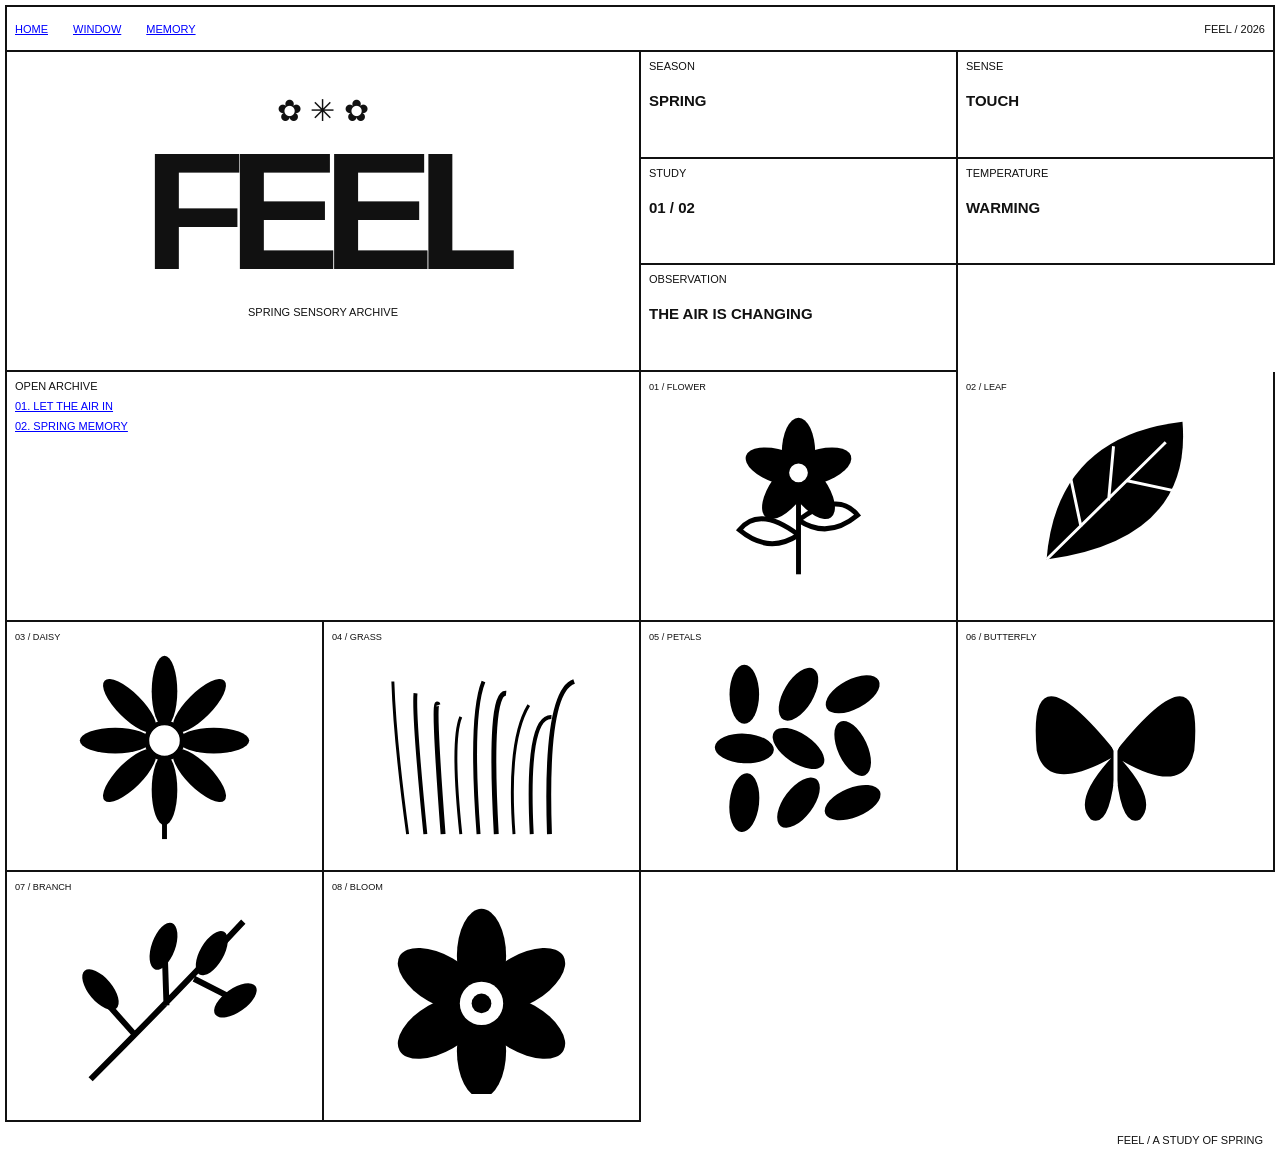
<file: index.html>
<!DOCTYPE html>
<html lang="en">
<head>
  <meta charset="UTF-8">
  <meta name="viewport" content="width=device-width, initial-scale=1">
  <title>FEEL / Spring</title>
  <link rel="stylesheet" href="style.css">
</head>
<body>
  <main class="archive">
    <nav class="home-nav">
      <a href="index.html">HOME</a>
      <a href="touch.html">WINDOW</a>
      <a href="memory.html">MEMORY</a>
      <span>FEEL / 2026</span>
    </nav>
    <section class="home-logo">
      <p>✿ ✳ ✿</p>
      <h1>FEEL</h1>
      <p>SPRING SENSORY ARCHIVE</p>
    </section>
    <div class="home-info">SEASON <strong>SPRING</strong></div>
    <div class="home-info">SENSE <strong>TOUCH</strong></div>
    <div class="home-info">STUDY <strong>01 / 02</strong></div>
    <div class="home-info">TEMPERATURE <strong>WARMING</strong></div>
    <div class="home-info">OBSERVATION <strong>THE AIR IS CHANGING</strong></div>
    <div class="home-links">OPEN ARCHIVE<br><a href="touch.html">01. LET THE AIR IN</a><a href="memory.html">02. SPRING MEMORY</a></div>
    <div class="specimen"><small>01 / FLOWER</small><img src="assets/spring1.svg" alt="Flower drawing"></div>
    <div class="specimen"><small>02 / LEAF</small><img src="assets/spring2.svg" alt="Leaf drawing"></div>
    <div class="specimen"><small>03 / DAISY</small><img src="assets/spring3.svg" alt="Daisy drawing"></div>
    <div class="specimen"><small>04 / GRASS</small><img src="assets/spring4.svg" alt="Grass drawing"></div>
    <div class="specimen"><small>05 / PETALS</small><img src="assets/spring5.svg" alt="Petals drawing"></div>
    <div class="specimen"><small>06 / BUTTERFLY</small><img src="assets/spring6.svg" alt="Butterfly drawing"></div>
    <div class="specimen"><small>07 / BRANCH</small><img src="assets/spring7.svg" alt="Branch drawing"></div>
    <div class="specimen"><small>08 / BLOOM</small><img src="assets/spring8.svg" alt="Bloom drawing"></div>
  </main>
  <footer>FEEL / A STUDY OF SPRING</footer>
  <script src="script.js"></script>
</body>
</html>
</file>
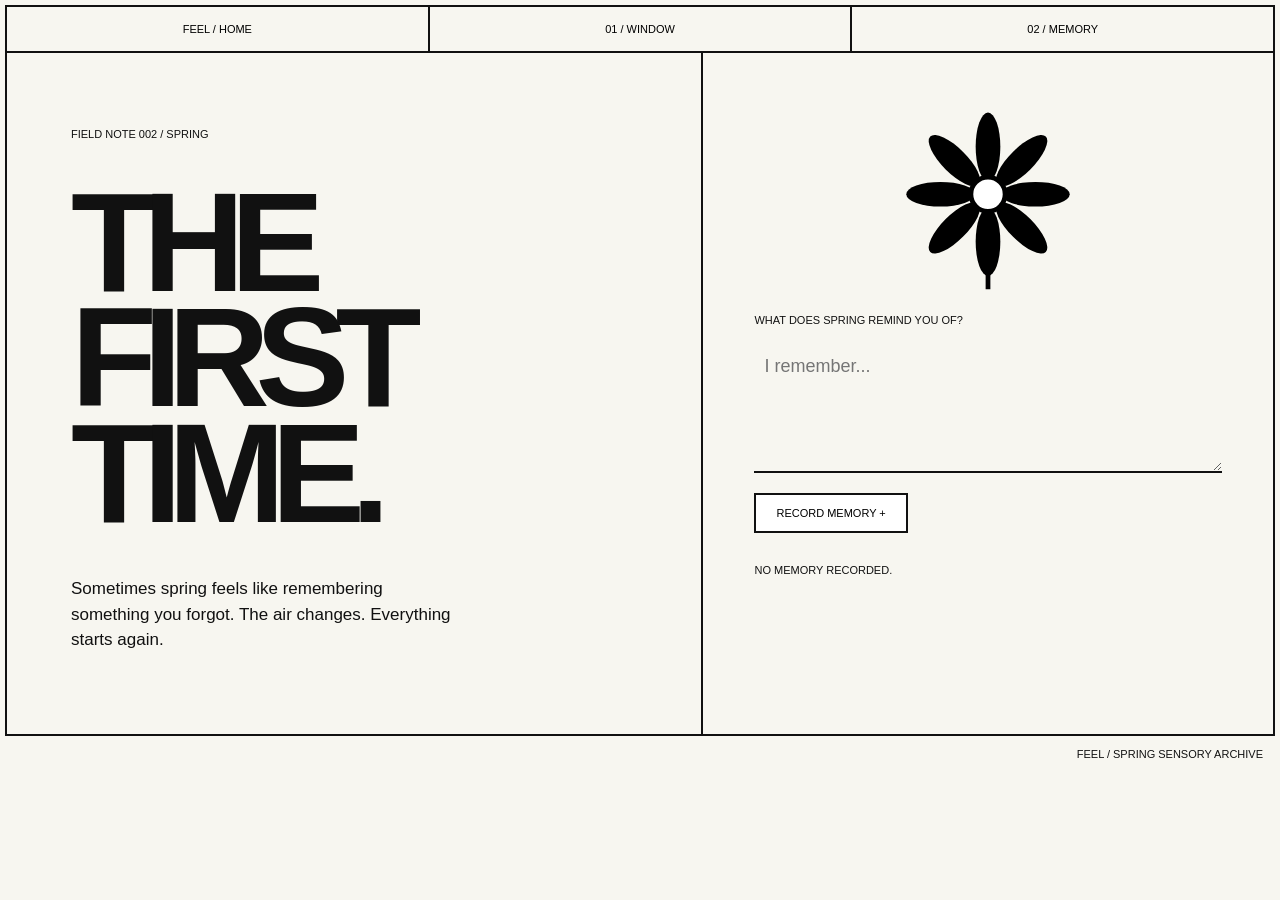
<file: memory.html>
<!DOCTYPE html>
<html lang="en">
<head>
  <meta charset="UTF-8">
  <meta name="viewport" content="width=device-width, initial-scale=1">
  <title>Memory / FEEL</title>
  <link rel="stylesheet" href="style.css">
</head>
<body class="memory-body">
  <nav class="page-nav">
    <a href="index.html">FEEL / HOME</a>
    <a href="touch.html">01 / WINDOW</a>
    <a href="memory.html">02 / MEMORY</a>
  </nav>
  <main class="memory-page">
    <section class="memory-text">
      <p>FIELD NOTE 002 / SPRING</p>
      <h1>THE<br>FIRST<br>TIME.</h1>
      <p>Sometimes spring feels like remembering something you forgot. The air changes. Everything starts again.</p>
    </section>
    <section class="memory-entry">
      <img src="assets/spring3.svg" alt="Daisy drawing">
      <label for="memory">WHAT DOES SPRING REMIND YOU OF?</label>
      <textarea id="memory" rows="5" placeholder="I remember..."></textarea>
      <button onclick="saveMemory()">RECORD MEMORY +</button>
      <p id="result">NO MEMORY RECORDED.</p>
    </section>
  </main>
  <footer>FEEL / SPRING SENSORY ARCHIVE</footer>
  <script src="script.js"></script>
</body>
</html>
</file>
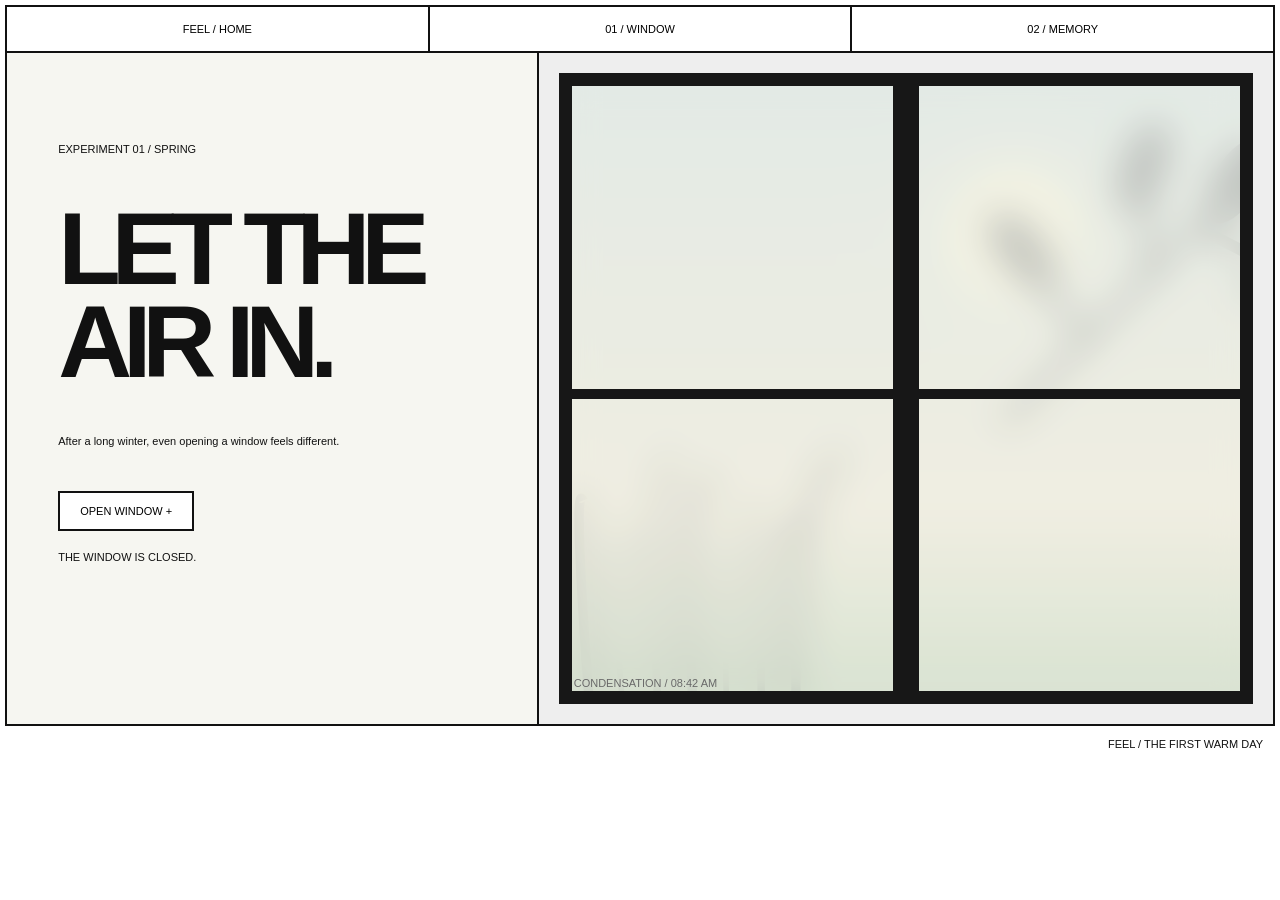
<file: touch.html>
<!DOCTYPE html>
<html lang="en">
<head>
  <meta charset="UTF-8">
  <meta name="viewport" content="width=device-width, initial-scale=1">
  <title>Window / FEEL</title>
  <link rel="stylesheet" href="style.css">
</head>
<body>
  <nav class="page-nav">
    <a href="index.html">FEEL / HOME</a>
    <a href="touch.html">01 / WINDOW</a>
    <a href="memory.html">02 / MEMORY</a>
  </nav>
  <main class="window-page">
    <section class="window-text">
      <p>EXPERIMENT 01 / SPRING</p>
      <h1>LET THE<br>AIR IN.</h1>
      <p>After a long winter, even opening a window feels different.</p>
      <button id="windowButton" onclick="toggleWindow()">OPEN WINDOW +</button>
      <p id="windowStatus">THE WINDOW IS CLOSED.</p>
    </section>
    <section class="window-scene" id="windowScene">
      <div class="outside">
        <div class="sun"></div>
        <img class="grass" src="assets/spring4.svg" alt="Spring grass">
        <img class="branch" src="assets/spring7.svg" alt="Spring branch">
      </div>
      <div class="fog">CONDENSATION / 08:42 AM</div>
      <div class="window-left"></div>
      <div class="window-right"></div>
    </section>
  </main>
  <footer>FEEL / THE FIRST WARM DAY</footer>
  <script src="script.js"></script>
</body>
</html>
</file>
<file: style.css>
* { box-sizing: border-box; }
body { margin: 5px; font: 11px Arial, sans-serif; color: #111; background: white; }
a { color: blue; }
button { font: inherit; padding: 12px 20px; border: 2px solid #111; background: white; cursor: pointer; }
button:hover { background: #e0ead5; }
footer { padding: 12px; text-align: right; }

/* HOME */
.archive { display: grid; grid-template-columns: repeat(4, 1fr); border-top: 2px solid; border-left: 2px solid; }
.archive > * { border-right: 2px solid; border-bottom: 2px solid; min-width: 0; padding: 8px; }
.home-nav { grid-column: span 4; display: flex; gap: 25px; min-height: 45px; align-items: center; }
.home-nav span { margin-left: auto; }
.home-logo { grid-column: span 2; grid-row: span 3; display: flex; flex-direction: column; justify-content: center; align-items: center; min-height: 320px; }
.home-logo h1 { font-size: clamp(80px, 13vw, 190px); letter-spacing: -0.1em; line-height: 1; margin: 0; }
.home-logo p:first-child { font-size: 30px; margin: 0; }
.home-info { min-height: 95px; }
.home-info strong { display: block; margin-top: 20px; font-size: 15px; }
.home-links { grid-column: span 2; min-height: 90px; }
.home-links a { display: block; margin-top: 8px; }
.specimen { height: 250px; }
.specimen img { display: block; width: 90%; height: 85%; object-fit: contain; margin: 5px auto; filter: grayscale(1); }
.specimen img:hover { transform: scale(1.05); }

/* SHARED NAV */
.page-nav { display: flex; border: 2px solid #111; border-bottom: 0; }
.page-nav a { flex: 1; text-align: center; padding: 16px 5px; border-right: 2px solid #111; color: black; text-decoration: none; }
.page-nav a:last-child { border-right: 0; }
.page-nav a:hover { background: #e0ead5; }

/* WINDOW */
.window-page { display: grid; grid-template-columns: 42% 58%; min-height: 75vh; border: 2px solid #111; }
.window-text { padding: 6vw 4vw; border-right: 2px solid #111; background: #f6f6f1; }
.window-text h1 { font-size: clamp(65px, 8vw, 130px); letter-spacing: -0.09em; line-height: 0.9; margin: 45px 0; }
.window-text p { max-width: 300px; line-height: 1.6; }
.window-text button { margin-top: 30px; }
#windowStatus { margin-top: 18px; }
.window-scene { position: relative; min-height: 500px; overflow: hidden; border: 20px solid #eee; background: #d7e2cf; perspective: 900px; }
.outside { position: absolute; inset: 0; background: linear-gradient(#c8d9d2, #f5e6c3 70%, #a0bd89); }
.sun { position: absolute; width: 130px; height: 130px; background: #fff4c9; border-radius: 50%; top: 15%; right: 25%; box-shadow: 0 0 90px #fff5ce; }
.outside img { position: absolute; width: 55%; height: 60%; object-fit: contain; filter: grayscale(1); opacity: 0.6; }
.grass { left: -12%; bottom: -10%; }
.branch { right: -12%; top: 0; }
.fog { position: absolute; inset: 0; z-index: 2; padding: 15px; display: flex; align-items: end; color: #555; background: rgba(235, 239, 235, 0.68); backdrop-filter: blur(18px); transition: opacity 0.8s; }
.window-left, .window-right { position: absolute; z-index: 3; top: 0; bottom: 0; width: 50%; border: 13px solid #171717; background: rgba(255,255,255,0.12); transition: transform 0.8s; }
.window-left { left: 0; transform-origin: left center; }
.window-right { right: 0; transform-origin: right center; }
.window-left::after, .window-right::after { content: ""; position: absolute; top: 50%; left: 0; right: 0; height: 10px; background: #171717; }
.window-scene.open .window-left { transform: rotateY(-100deg); }
.window-scene.open .window-right { transform: rotateY(100deg); }
.window-scene.open .fog { opacity: 0; }

/* MEMORY */
.memory-body { background: #f7f6f0; }
.memory-page { display: grid; grid-template-columns: 55% 45%; min-height: 75vh; border: 2px solid #111; }
.memory-text { padding: 5vw; border-right: 2px solid #111; }
.memory-text h1 { font-size: clamp(75px, 11vw, 180px); letter-spacing: -0.1em; line-height: 0.82; margin: 45px 0; }
.memory-text p:last-child { max-width: 380px; font-size: 17px; line-height: 1.5; }
.memory-entry { display: flex; flex-direction: column; align-items: flex-start; gap: 20px; padding: 4vw; }
.memory-entry img { width: 100%; height: 190px; object-fit: contain; filter: grayscale(1); }
.memory-entry textarea { width: 100%; font: 18px Arial; background: transparent; border: 0; border-bottom: 2px solid #111; resize: vertical; padding: 10px; }
#result { overflow-wrap: anywhere; }

@media (max-width: 700px) {
  .archive { grid-template-columns: repeat(2, 1fr); }
  .home-nav, .home-logo, .home-links { grid-column: span 2; }
  .home-nav { gap: 12px; }
  .home-logo { grid-row: auto; min-height: 240px; }
  .home-logo h1 { font-size: 95px; }
  .specimen { height: 190px; }
  .window-page, .memory-page { grid-template-columns: 1fr; }
  .window-text, .memory-text { border-right: 0; border-bottom: 2px solid #111; padding: 25px; }
  .window-text h1 { font-size: 65px; }
  .window-scene { min-height: 380px; border-width: 10px; }
  .memory-text h1 { font-size: 19vw; }
  .memory-entry { padding: 25px; }
}
</file>
